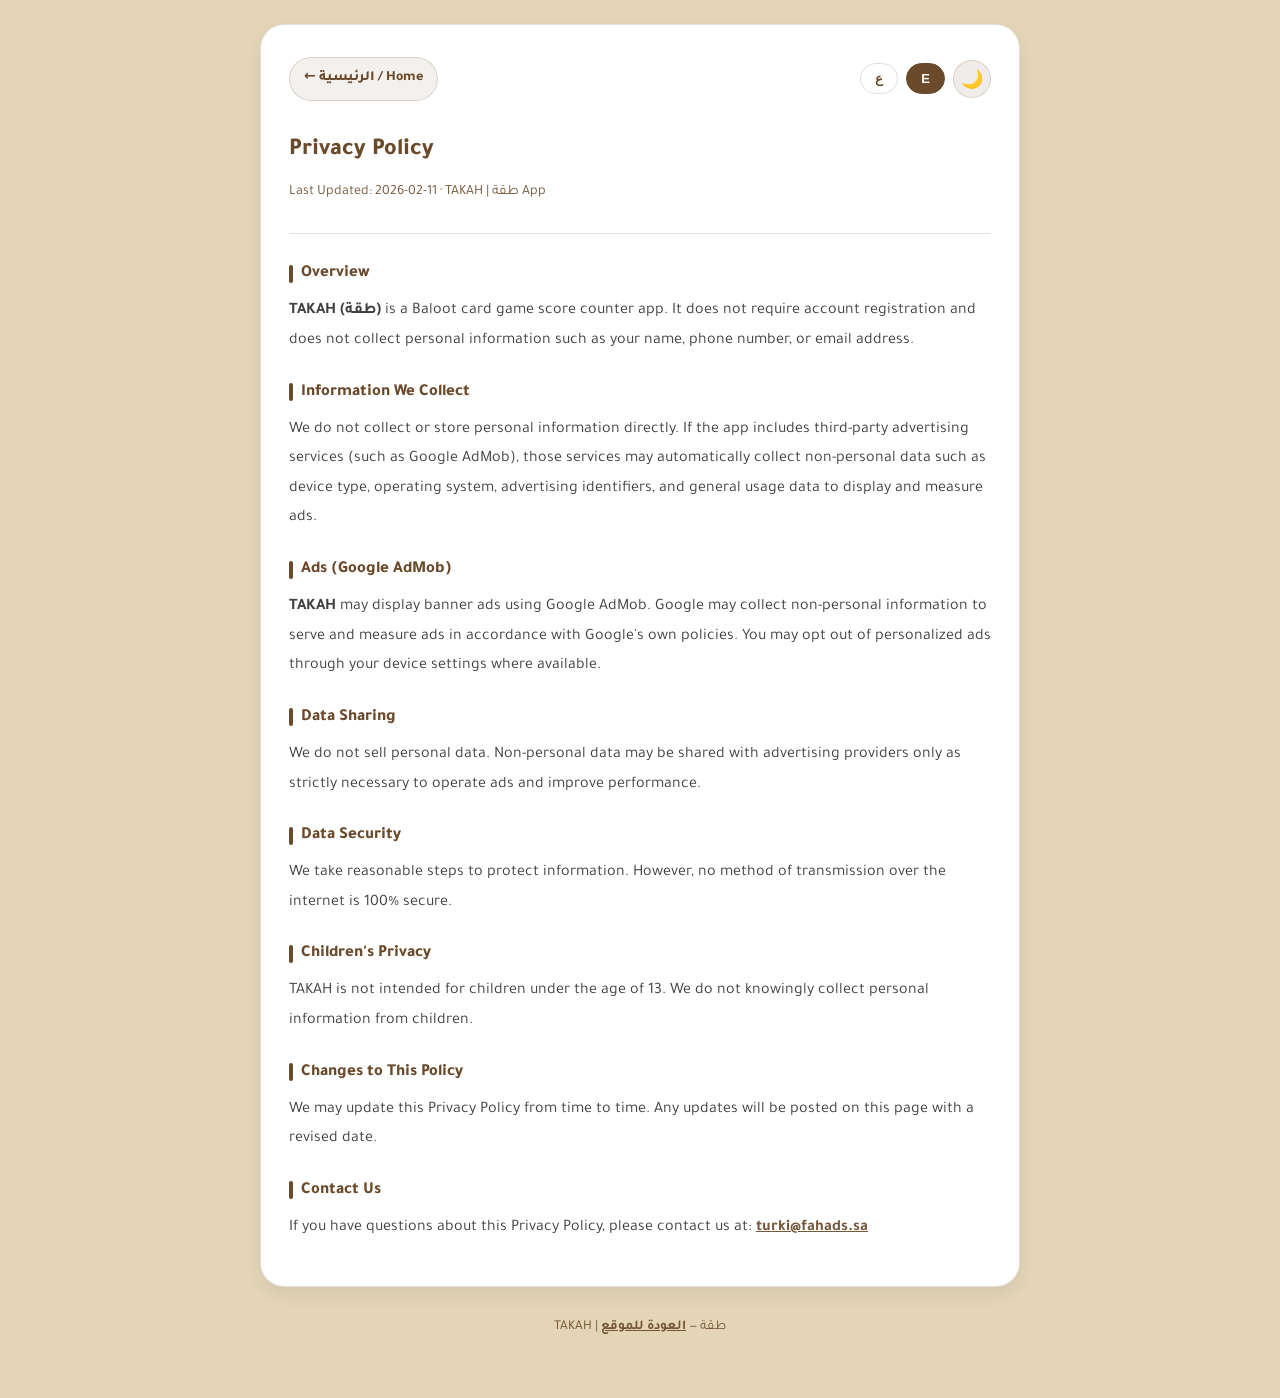
<file: privacy.html>
<!doctype html>
<html lang="ar" dir="rtl">
<head>
  <meta charset="utf-8" />
  <meta name="viewport" content="width=device-width, initial-scale=1" />
  <title>سياسة الخصوصية — TAKAH | طقة</title>
  <meta name="description" content="سياسة خصوصية تطبيق طقة TAKAH لحساب نقاط البلوت. اعرف ما نجمعه وكيف نحمي بياناتك." />
  <meta name="robots" content="index, follow" />
  <link rel="canonical" href="https://takah.site/privacy.html" />
  <link rel="preconnect" href="https://fonts.googleapis.com">
  <link rel="preconnect" href="https://fonts.gstatic.com" crossorigin>
  <link href="https://fonts.googleapis.com/css2?family=Tajawal:wght@400;500;700;800&display=swap" rel="stylesheet">
  <style>
    :root {
      --bg: #E4D5B7;
      --card: #FFFFFF;
      --text: #2F2F2F;
      --muted: #6B4A2B;
      --primary: #6B4A2B;
      --accent: #FFB900;
      --border: rgba(107,74,43,0.18);
      --shadow: 0 8px 16px rgba(47,47,47,0.08);
    }
    :root.dark {
      --bg: #1a1510;
      --card: #2a2018;
      --text: #F0EAE0;
      --muted: #C0A882;
      --primary: #C9965A;
      --border: rgba(201,150,90,0.18);
      --shadow: 0 8px 16px rgba(0,0,0,0.35);
    }
    *, *::before, *::after { box-sizing: border-box; margin: 0; padding: 0; }
    body {
      font-family: 'Tajawal', system-ui, sans-serif;
      background: var(--bg);
      color: var(--text);
      line-height: 1.85;
      min-height: 100dvh;
      padding: 24px 16px 48px;
      transition: background 0.3s, color 0.3s;
    }
    .container {
      max-width: 760px;
      margin: 0 auto;
      background: var(--card);
      border-radius: 24px;
      padding: 32px 28px;
      box-shadow: var(--shadow);
      border: 1px solid var(--border);
    }
    .top-bar {
      display: flex;
      align-items: center;
      justify-content: space-between;
      margin-bottom: 28px;
      gap: 12px;
      flex-wrap: wrap;
    }
    .back-link {
      display: inline-flex;
      align-items: center;
      gap: 6px;
      text-decoration: none;
      color: var(--primary);
      font-weight: 800;
      font-size: 14px;
      padding: 8px 14px;
      border-radius: 999px;
      background: rgba(107,74,43,0.08);
      border: 1px solid var(--border);
      transition: background 0.2s;
    }
    .back-link:hover { background: rgba(107,74,43,0.14); }
    .lang-btns {
      display: flex;
      gap: 8px;
    }
    .lang-btn {
      padding: 7px 14px;
      border-radius: 999px;
      border: 1px solid var(--border);
      background: transparent;
      color: var(--muted);
      font-weight: 800;
      font-size: 13px;
      cursor: pointer;
      transition: background 0.2s, color 0.2s;
    }
    .lang-btn.active {
      background: var(--primary);
      color: #fff;
      border-color: var(--primary);
    }
    h1 {
      font-size: 1.5rem;
      font-weight: 800;
      color: var(--primary);
      margin-bottom: 6px;
    }
    .meta {
      color: var(--muted);
      font-size: 0.88rem;
      margin-bottom: 28px;
    }
    hr {
      border: none;
      border-top: 1px solid var(--border);
      margin: 24px 0;
    }
    h2 {
      font-size: 1.05rem;
      font-weight: 800;
      color: var(--primary);
      margin: 20px 0 8px;
      display: flex;
      align-items: center;
      gap: 8px;
    }
    h2::before {
      content: '';
      width: 4px;
      height: 18px;
      border-radius: 2px;
      background: var(--primary);
      flex-shrink: 0;
    }
    p {
      margin-bottom: 10px;
      opacity: 0.92;
    }
    a { color: var(--primary); font-weight: 600; }
    .hidden { display: none !important; }
    .dark-btn {
      width: 38px; height: 38px;
      border-radius: 50%;
      background: rgba(107,74,43,0.10);
      border: 1px solid var(--border);
      cursor: pointer;
      display: flex; align-items: center; justify-content: center;
      color: var(--primary);
      font-size: 18px;
      transition: background 0.2s;
    }
    .dark-btn:hover { background: rgba(107,74,43,0.18); }
    footer {
      text-align: center;
      margin-top: 28px;
      color: var(--muted);
      font-size: 0.85rem;
    }
  </style>
</head>
<body>
<div class="container">
  <div class="top-bar">
    <a href="index.html" class="back-link">← الرئيسية / Home</a>
    <div style="display:flex;gap:8px;align-items:center;">
      <div class="lang-btns">
        <button class="lang-btn" id="btnAR" onclick="setLang('ar')">ع</button>
        <button class="lang-btn active" id="btnEN" onclick="setLang('en')">E</button>
      </div>
      <button class="dark-btn" id="darkBtn" title="Dark mode">🌙</button>
    </div>
  </div>

  <!-- Arabic -->
  <div id="contentAR" class="hidden">
    <h1>سياسة الخصوصية</h1>
    <p class="meta">آخر تحديث: 2026-02-11 · تطبيق طقة | TAKAH</p>
    <hr>

    <h2>نظرة عامة</h2>
    <p>تطبيق <strong>طقة (TAKAH)</strong> هو تطبيق لحساب نقاط لعبة البلوت. لا يتطلب إنشاء حساب، ولا يجمع بيانات شخصية مثل الاسم أو رقم الهاتف أو البريد الإلكتروني.</p>

    <h2>المعلومات التي نجمعها</h2>
    <p>نحن لا نجمع ولا نخزن بيانات شخصية بشكل مباشر. في حال احتوى التطبيق على خدمات إعلانية من طرف ثالث (مثل Google AdMob)، قد تقوم هذه الخدمات بجمع بيانات غير شخصية تلقائياً كنوع الجهاز ونظام التشغيل ومعرّفات الإعلانات لأغراض عرض الإعلانات وقياس الأداء.</p>

    <h2>الإعلانات (Google AdMob)</h2>
    <p>قد يعرض التطبيق إعلانات بانر عبر <strong>Google AdMob</strong>. قد تجمع Google بيانات غير شخصية لعرض الإعلانات وقياسها وفق سياساتها الخاصة. يمكنك إيقاف الإعلانات المخصصة من إعدادات جهازك إن كان ذلك متاحاً.</p>

    <h2>مشاركة البيانات</h2>
    <p>نحن لا نبيع أي بيانات شخصية. قد تُشارك بيانات غير شخصية مع مزودي الإعلانات فقط بالقدر اللازم لتشغيل الإعلانات وتحسين أدائها.</p>

    <h2>أمان البيانات</h2>
    <p>نتخذ إجراءات معقولة لحماية المعلومات، لكن لا توجد طريقة نقل عبر الإنترنت آمنة بنسبة 100%.</p>

    <h2>خصوصية الأطفال</h2>
    <p>التطبيق غير موجّه للأطفال دون سن 13 عاماً، ولا نجمع منهم معلومات عن قصد.</p>

    <h2>التغييرات على هذه السياسة</h2>
    <p>قد نقوم بتحديث سياسة الخصوصية من وقت لآخر. أي تحديث سيتم نشره في هذه الصفحة مع تاريخ التعديل.</p>

    <h2>التواصل</h2>
    <p>لأي استفسارات حول سياسة الخصوصية يمكنك التواصل معنا عبر: <a href="mailto:turki@fahads.sa">turki@fahads.sa</a></p>
  </div>

  <!-- English -->
  <div id="contentEN">
    <h1>Privacy Policy</h1>
    <p class="meta">Last Updated: 2026-02-11 · TAKAH | طقة App</p>
    <hr>

    <h2>Overview</h2>
    <p><strong>TAKAH (طقة)</strong> is a Baloot card game score counter app. It does not require account registration and does not collect personal information such as your name, phone number, or email address.</p>

    <h2>Information We Collect</h2>
    <p>We do not collect or store personal information directly. If the app includes third-party advertising services (such as Google AdMob), those services may automatically collect non-personal data such as device type, operating system, advertising identifiers, and general usage data to display and measure ads.</p>

    <h2>Ads (Google AdMob)</h2>
    <p><strong>TAKAH</strong> may display banner ads using Google AdMob. Google may collect non-personal information to serve and measure ads in accordance with Google's own policies. You may opt out of personalized ads through your device settings where available.</p>

    <h2>Data Sharing</h2>
    <p>We do not sell personal data. Non-personal data may be shared with advertising providers only as strictly necessary to operate ads and improve performance.</p>

    <h2>Data Security</h2>
    <p>We take reasonable steps to protect information. However, no method of transmission over the internet is 100% secure.</p>

    <h2>Children's Privacy</h2>
    <p>TAKAH is not intended for children under the age of 13. We do not knowingly collect personal information from children.</p>

    <h2>Changes to This Policy</h2>
    <p>We may update this Privacy Policy from time to time. Any updates will be posted on this page with a revised date.</p>

    <h2>Contact Us</h2>
    <p>If you have questions about this Privacy Policy, please contact us at: <a href="mailto:turki@fahads.sa">turki@fahads.sa</a></p>
  </div>
</div>

<footer>
  <p>TAKAH | طقة &mdash; <a href="index.html" style="color:var(--muted);">العودة للموقع</a></p>
</footer>

<script>
  function setLang(lang) {
    const ar = lang === 'ar';
    document.getElementById('contentAR').classList.toggle('hidden', !ar);
    document.getElementById('contentEN').classList.toggle('hidden', ar);
    document.getElementById('btnAR').classList.toggle('active', ar);
    document.getElementById('btnEN').classList.toggle('active', !ar);
    document.documentElement.lang = lang;
    document.documentElement.dir = ar ? 'rtl' : 'ltr';
    localStorage.setItem('pp_lang', lang);
  }

  const saved = localStorage.getItem('pp_lang');
  const nav = (navigator.language || 'en').toLowerCase().startsWith('ar') ? 'ar' : 'en';
  setLang((saved === 'ar' || saved === 'en') ? saved : nav);

  const darkBtn = document.getElementById('darkBtn');
  const isDark = localStorage.getItem('color-scheme') === 'dark' ||
    (!localStorage.getItem('color-scheme') && window.matchMedia('(prefers-color-scheme: dark)').matches);
  if (isDark) document.documentElement.classList.add('dark');
  darkBtn.textContent = isDark ? '☀️' : '🌙';

  darkBtn.addEventListener('click', () => {
    const on = document.documentElement.classList.toggle('dark');
    darkBtn.textContent = on ? '☀️' : '🌙';
    localStorage.setItem('color-scheme', on ? 'dark' : 'light');
  });
</script>
</body>
</html>
</file>
